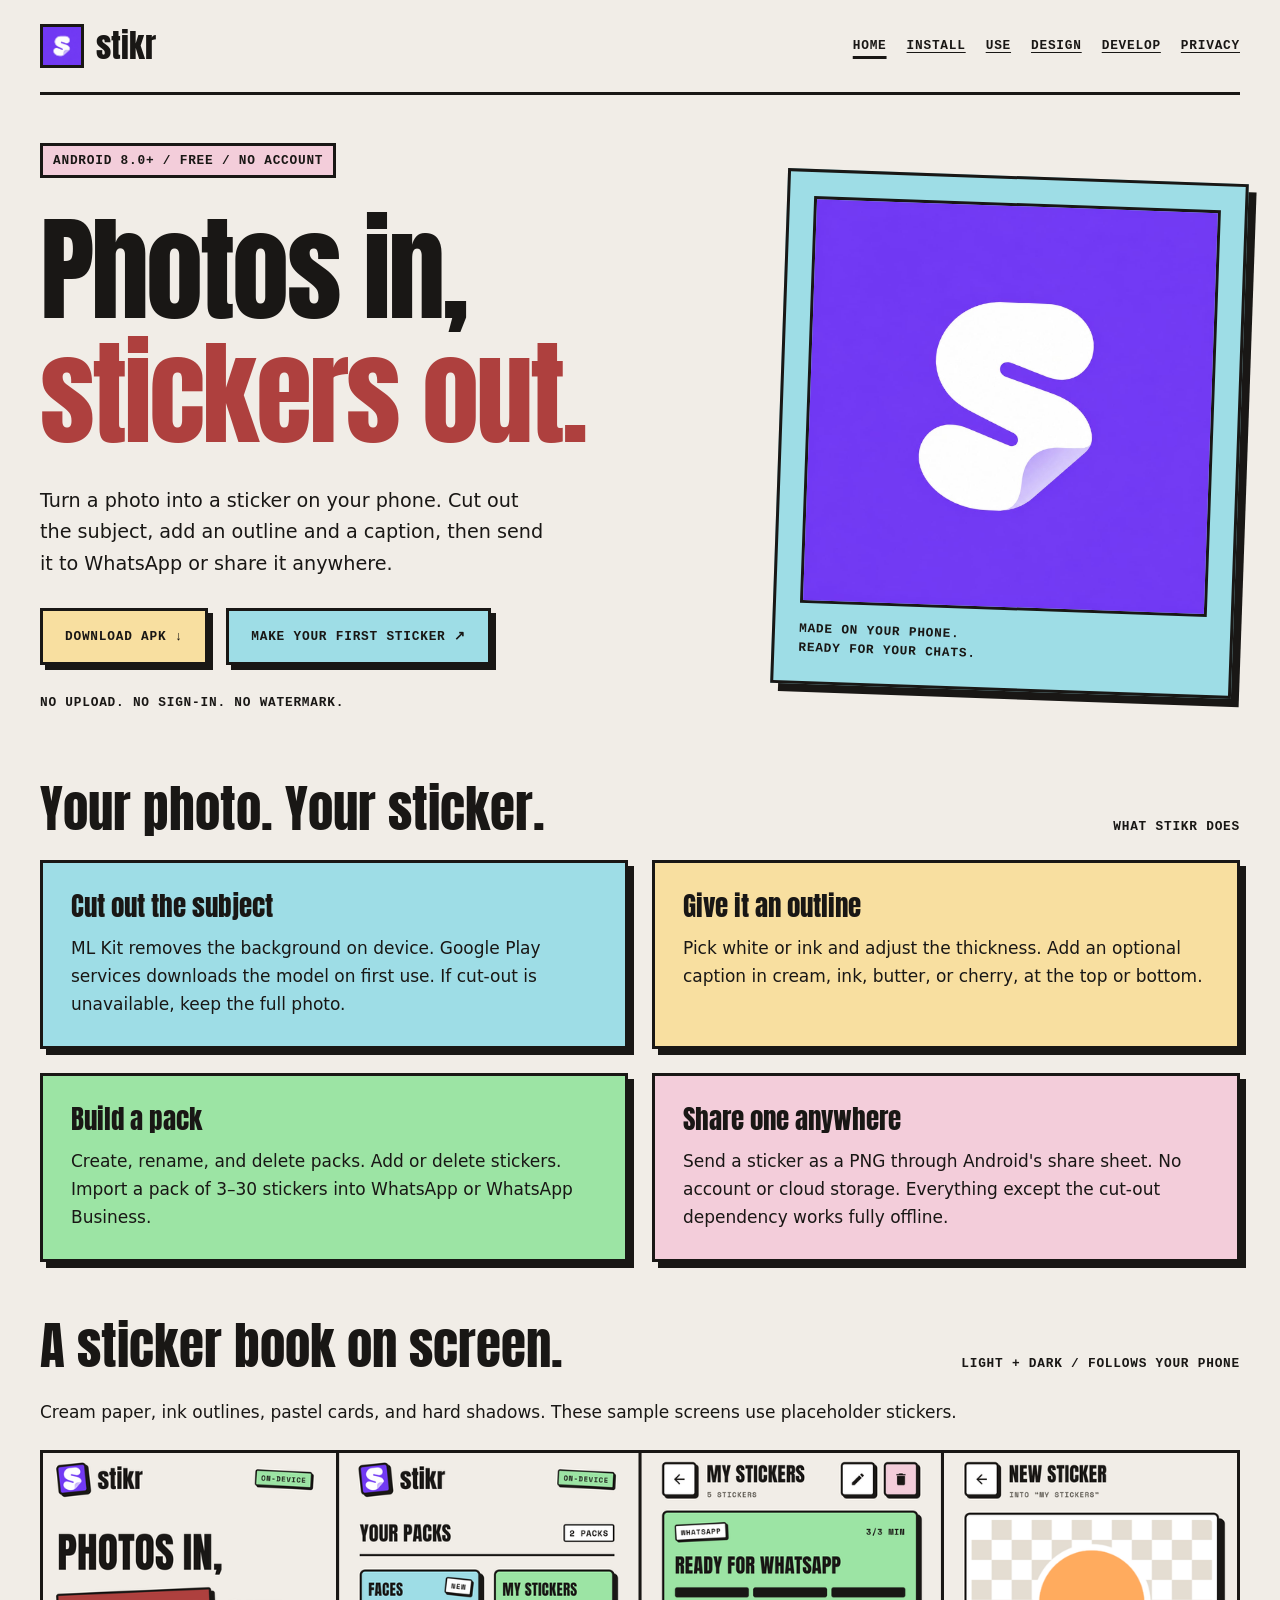
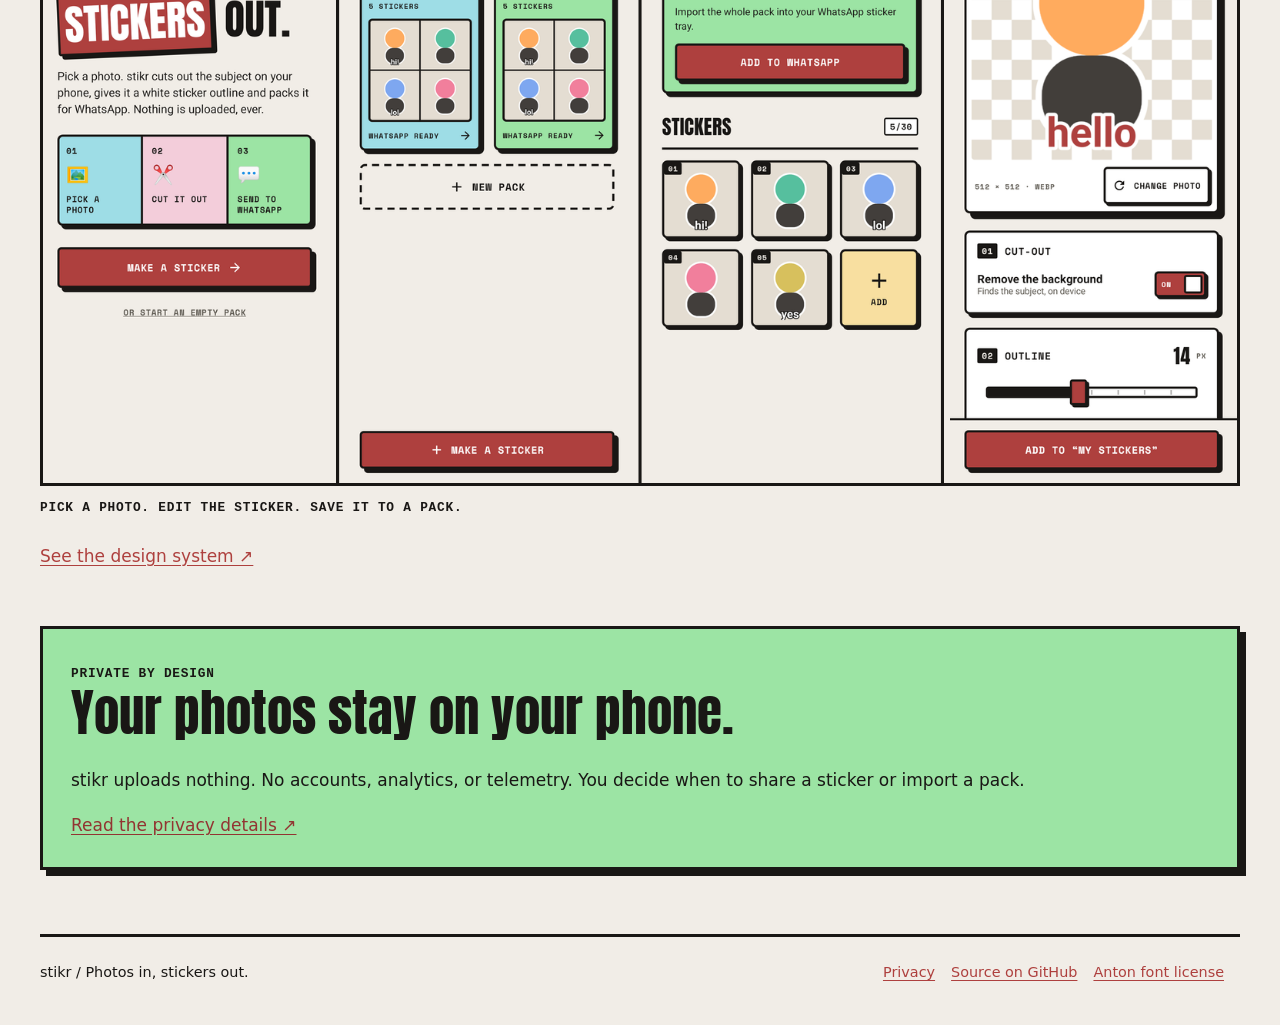
<file: docs/site/index.html>
<!doctype html>
<html lang="en">
<head>
<meta charset="utf-8">
<meta name="viewport" content="width=device-width, initial-scale=1">
<meta name="description" content="Make stickers from your photos on Android. On-device cut-out, captions, packs, and WhatsApp export. No account, upload, or watermark.">
<meta name="color-scheme" content="light dark">
<title>Photos in, stickers out. | stikr</title>
<link rel="icon" href="assets/logo.png" type="image/png">
<link rel="stylesheet" href="style.css">
</head>
<body>
<a class="skip" href="#main">Skip to content</a>
<header><a class="brand" href="index.html"><img src="assets/logo.png" alt="" width="44" height="44">stikr</a><nav aria-label="Main navigation"><a href="index.html" aria-current="page">Home</a><a href="install.html">Install</a><a href="use.html">Use</a><a href="design.html">Design</a><a href="develop.html">Develop</a><a href="privacy.html">Privacy</a></nav></header>
<main id="main" tabindex="-1">
<section class="hero" aria-labelledby="hero-title">
<div><span class="tag">Android 8.0+ / Free / No account</span><h1 id="hero-title">Photos in,<br><span>stickers out.</span></h1><p class="intro">Turn a photo into a sticker on your phone. Cut out the subject, add an outline and a caption, then send it to WhatsApp or share it anywhere.</p><div class="actions"><a class="button" href="https://github.com/mrduhlol/stikr/releases/latest/download/stikr.apk">Download APK ↓</a><a class="button secondary" href="use.html">Make your first sticker ↗</a></div><p class="label">No upload. No sign-in. No watermark.</p></div>
<div class="hero-art"><img src="assets/logo.png" alt="stikr's white sticker S with a peeled corner on purple" width="1254" height="1254"><span class="label">Made on your phone.<br>Ready for your chats.</span></div>
</section>
<section aria-labelledby="features"><div class="section-top"><h2 id="features">Your photo. Your sticker.</h2><span class="label">What stikr does</span></div><div class="grid">
<article class="card cyan"><h3>Cut out the subject</h3><p>ML Kit removes the background on device. Google Play services downloads the model on first use. If cut-out is unavailable, keep the full photo.</p></article>
<article class="card butter"><h3>Give it an outline</h3><p>Pick white or ink and adjust the thickness. Add an optional caption in cream, ink, butter, or cherry, at the top or bottom.</p></article>
<article class="card green"><h3>Build a pack</h3><p>Create, rename, and delete packs. Add or delete stickers. Import a pack of 3–30 stickers into WhatsApp or WhatsApp Business.</p></article>
<article class="card pink"><h3>Share one anywhere</h3><p>Send a sticker as a PNG through Android's share sheet. No account or cloud storage. Everything except the cut-out dependency works fully offline.</p></article>
</div></section>
<section aria-labelledby="screens"><div class="section-top"><h2 id="screens">A sticker book on screen.</h2><span class="label">Light + dark / Follows your phone</span></div><p>Cream paper, ink outlines, pastel cards, and hard shadows. These sample screens use placeholder stickers.</p><figure><picture><source media="(prefers-color-scheme: dark)" srcset="assets/screens-dark.png"><img src="assets/screens-light.png" alt="Sample stikr screens showing the home page, packs, a WhatsApp pack, and the sticker editor" width="1552" height="820" loading="lazy"></picture><figcaption>Pick a photo. Edit the sticker. Save it to a pack.</figcaption></figure><a href="design.html">See the design system ↗</a></section>
<section class="card green" aria-labelledby="local"><span class="label">Private by design</span><h2 id="local">Your photos stay on your phone.</h2><p>stikr uploads nothing. No accounts, analytics, or telemetry. You decide when to share a sticker or import a pack.</p><a href="privacy.html">Read the privacy details ↗</a></section>
</main>
<footer><p>stikr / Photos in, stickers out.</p><div><a href="privacy.html">Privacy</a><a href="https://github.com/mrduhlol/stikr">Source on GitHub</a><a href="licenses/anton-OFL.txt">Anton font license</a></div></footer>
</body>
</html>
</file>
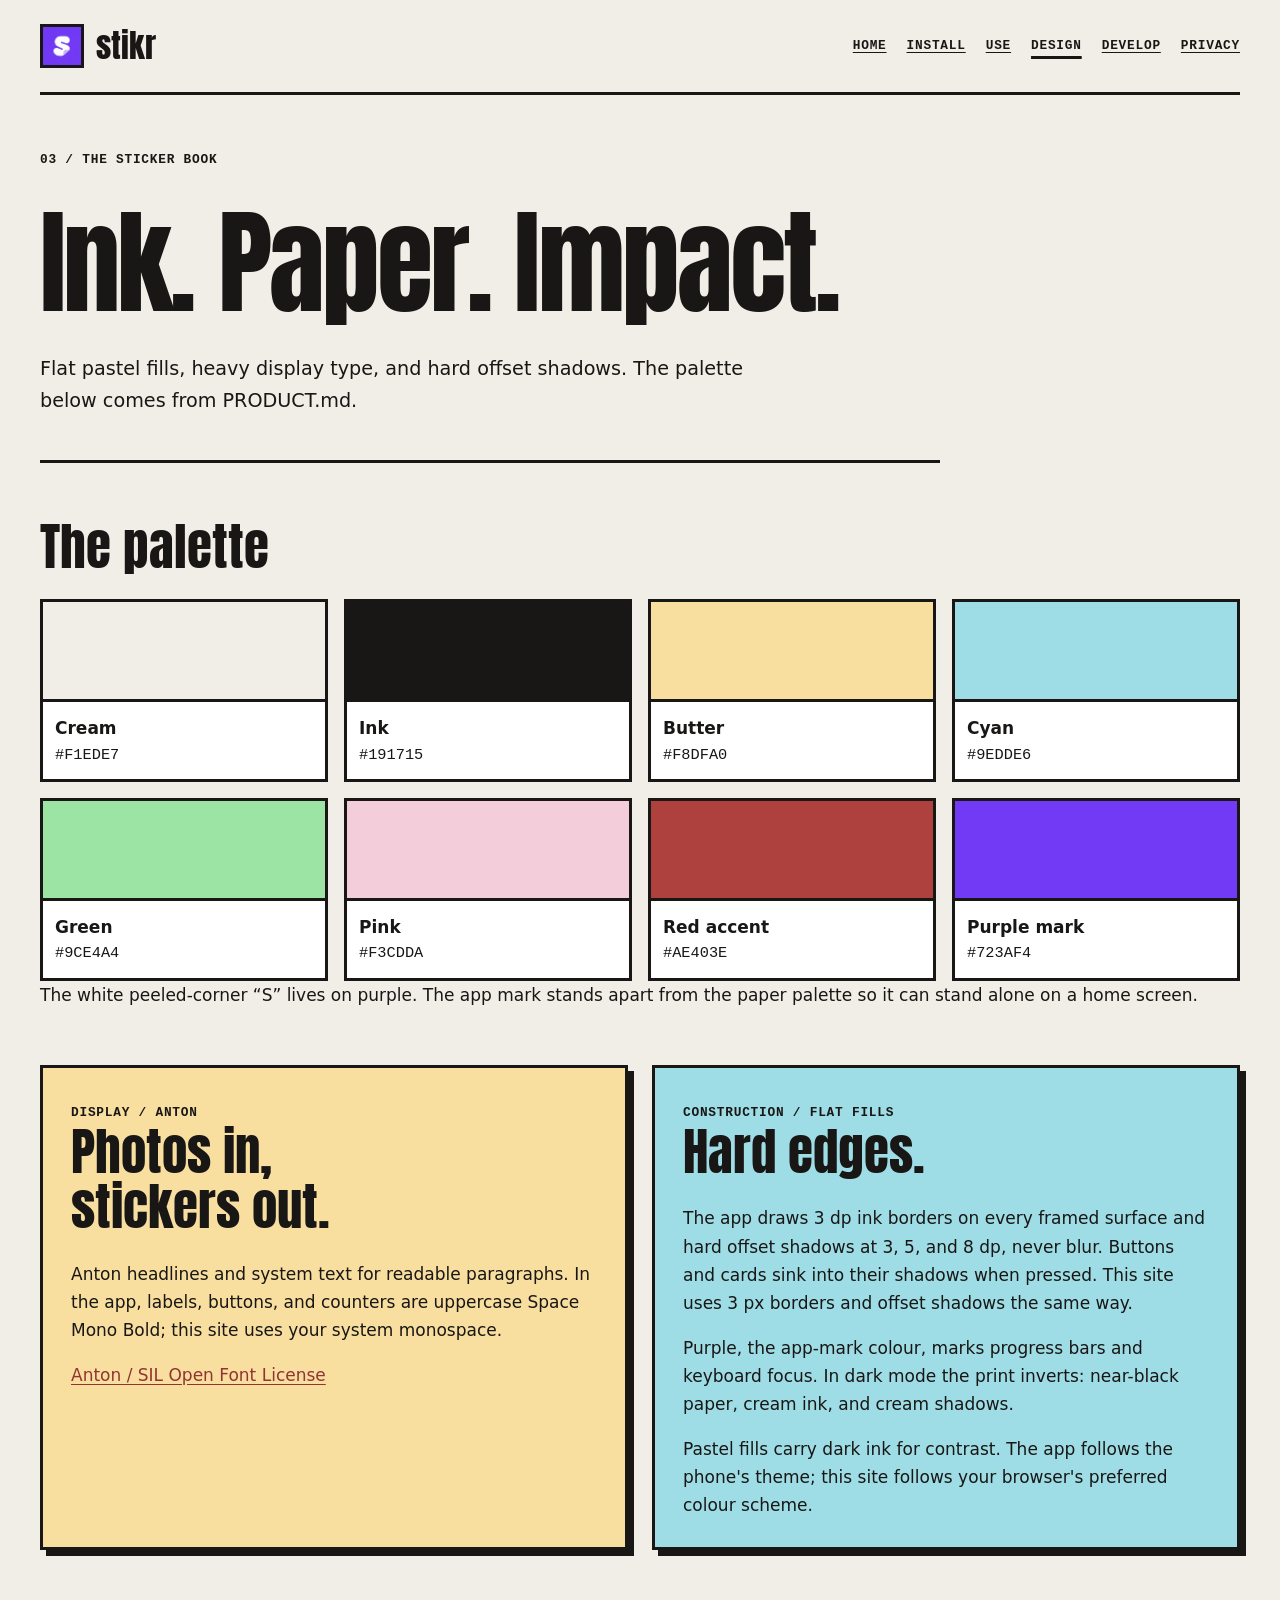
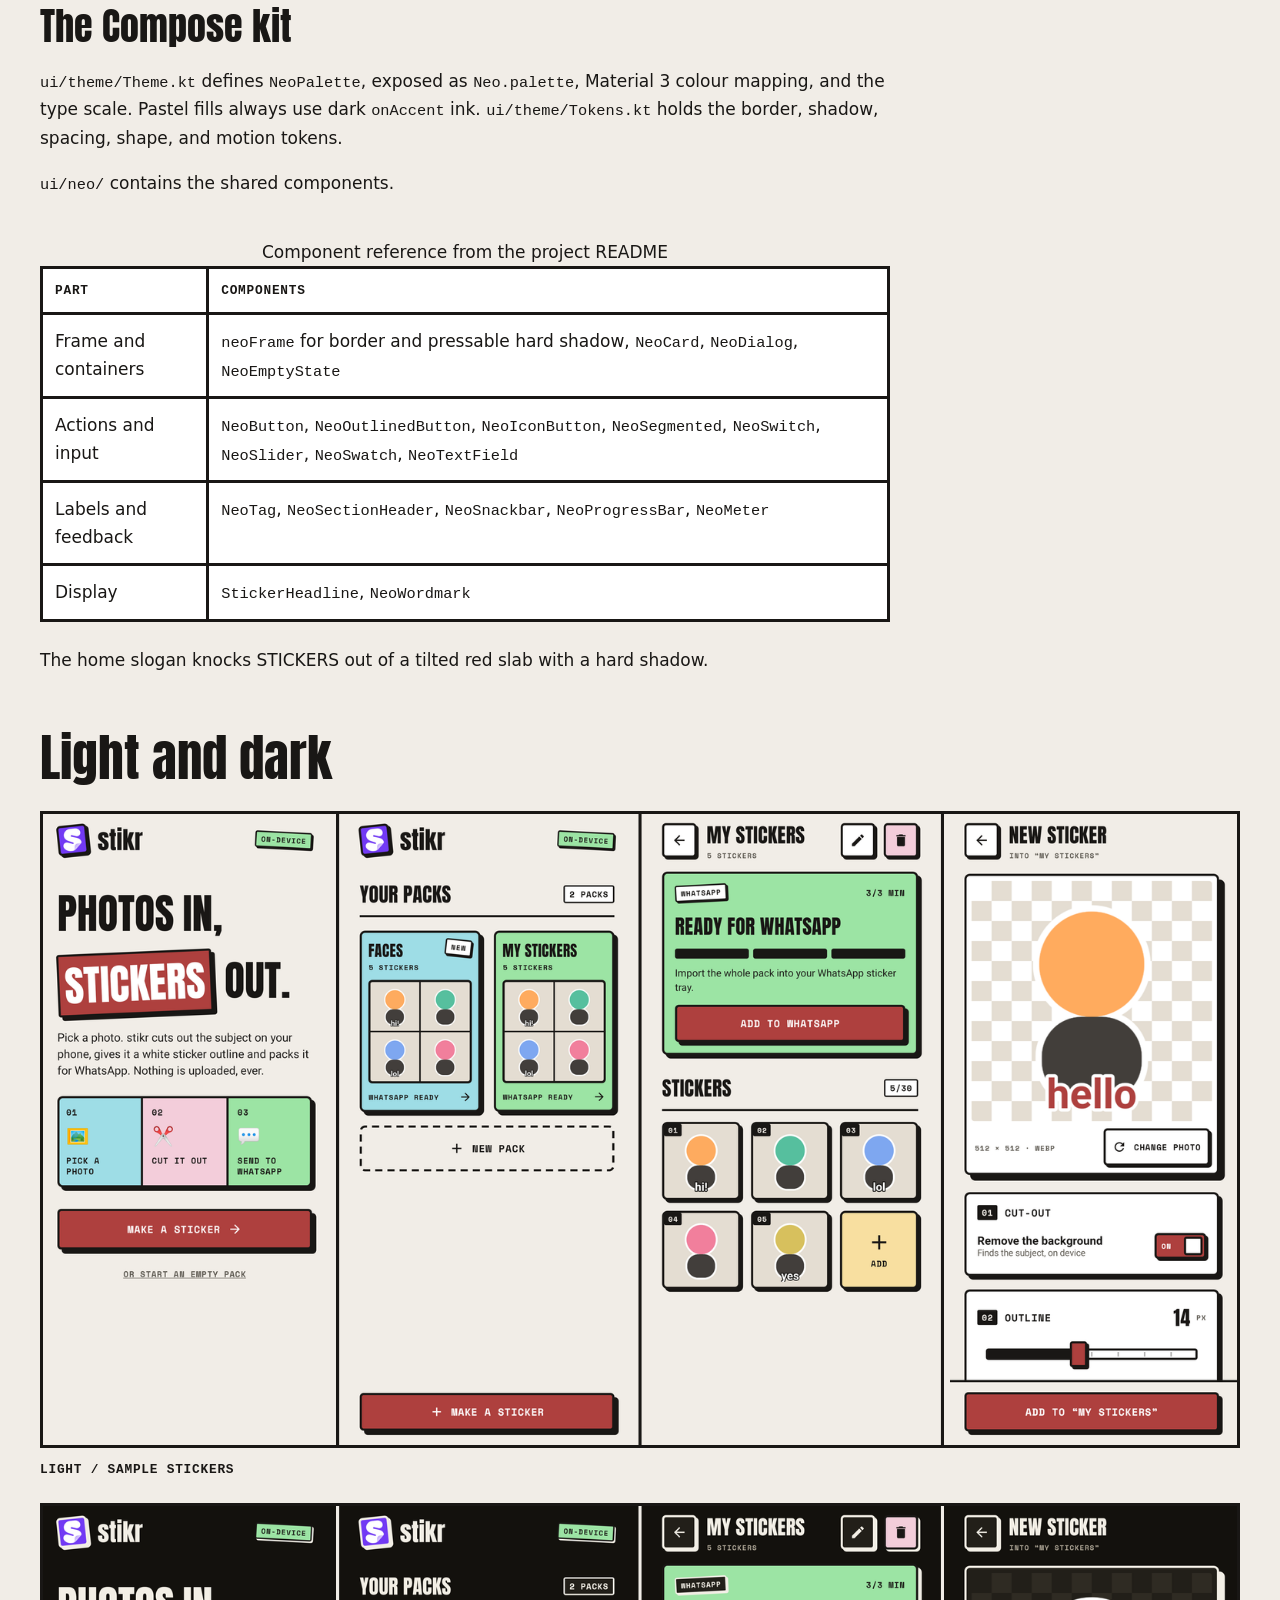
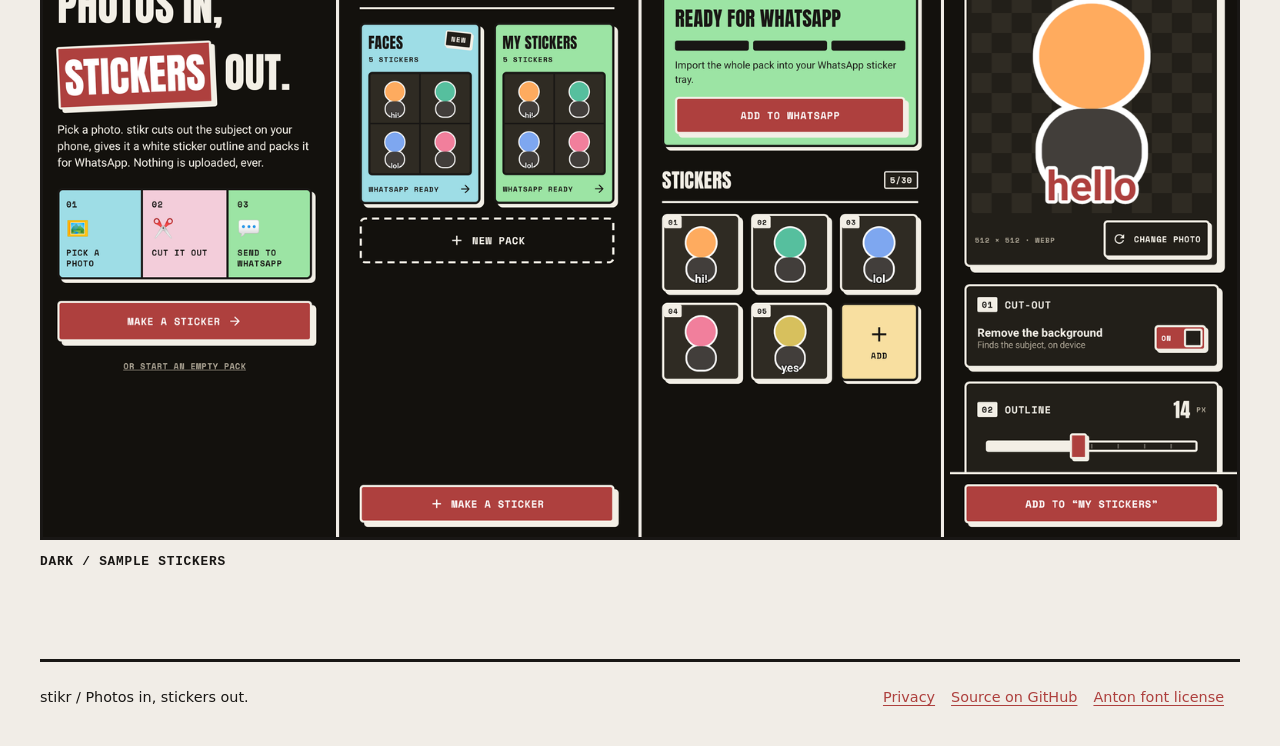
<file: docs/site/design.html>
<!doctype html>
<html lang="en">
<head>
<meta charset="utf-8">
<meta name="viewport" content="width=device-width, initial-scale=1">
<meta name="description" content="The stikr sticker-book palette, Anton typography, hard borders and shadows, and Compose component reference.">
<meta name="color-scheme" content="light dark">
<title>Design system | stikr</title>
<link rel="icon" href="assets/logo.png" type="image/png">
<link rel="stylesheet" href="style.css">
</head>
<body>
<a class="skip" href="#main">Skip to content</a>
<header><a class="brand" href="index.html"><img src="assets/logo.png" alt="" width="44" height="44">stikr</a><nav aria-label="Main navigation"><a href="index.html">Home</a><a href="install.html">Install</a><a href="use.html">Use</a><a href="design.html" aria-current="page">Design</a><a href="develop.html">Develop</a><a href="privacy.html">Privacy</a></nav></header>
<main id="main" tabindex="-1">
<div class="page-head"><span class="label">03 / The sticker book</span><h1>Ink. Paper. Impact.</h1><p>Flat pastel fills, heavy display type, and hard offset shadows. The palette below comes from PRODUCT.md.</p></div>
<section aria-labelledby="palette"><h2 id="palette">The palette</h2><div class="swatches"><div class="swatch"><i class="cream" aria-hidden="true"></i><div><strong>Cream</strong><code>#F1EDE7</code></div></div><div class="swatch"><i class="ink" aria-hidden="true"></i><div><strong>Ink</strong><code>#191715</code></div></div><div class="swatch"><i class="butter" aria-hidden="true"></i><div><strong>Butter</strong><code>#F8DFA0</code></div></div><div class="swatch"><i class="cyan" aria-hidden="true"></i><div><strong>Cyan</strong><code>#9EDDE6</code></div></div><div class="swatch"><i class="green" aria-hidden="true"></i><div><strong>Green</strong><code>#9CE4A4</code></div></div><div class="swatch"><i class="pink" aria-hidden="true"></i><div><strong>Pink</strong><code>#F3CDDA</code></div></div><div class="swatch"><i class="red" aria-hidden="true"></i><div><strong>Red accent</strong><code>#AE403E</code></div></div><div class="swatch"><i class="purple" aria-hidden="true"></i><div><strong>Purple mark</strong><code>#723AF4</code></div></div></div><p>The white peeled-corner “S” lives on purple. The app mark stands apart from the paper palette so it can stand alone on a home screen.</p></section>
<section class="grid" aria-label="Type and construction"><article class="card butter"><span class="label">Display / Anton</span><h2>Photos in,<br>stickers out.</h2><p>Anton headlines and system text for readable paragraphs. In the app, labels, buttons, and counters are uppercase Space Mono Bold; this site uses your system monospace.</p><a href="licenses/anton-OFL.txt">Anton / SIL Open Font License</a></article><article class="card cyan"><span class="label">Construction / Flat fills</span><h2>Hard edges.</h2><p>The app draws 3 dp ink borders on every framed surface and hard offset shadows at 3, 5, and 8 dp, never blur. Buttons and cards sink into their shadows when pressed. This site uses 3 px borders and offset shadows the same way.</p><p>Purple, the app-mark colour, marks progress bars and keyboard focus. In dark mode the print inverts: near-black paper, cream ink, and cream shadows.</p><p>Pastel fills carry dark ink for contrast. The app follows the phone's theme; this site follows your browser's preferred colour scheme.</p></article></section>
<section class="prose" aria-labelledby="components"><h2 id="components">The Compose kit</h2><p><code>ui/theme/Theme.kt</code> defines <code>NeoPalette</code>, exposed as <code>Neo.palette</code>, Material 3 colour mapping, and the type scale. Pastel fills always use dark <code>onAccent</code> ink. <code>ui/theme/Tokens.kt</code> holds the border, shadow, spacing, shape, and motion tokens.</p><p><code>ui/neo/</code> contains the shared components.</p><div class="table-wrap"><table><caption>Component reference from the project README</caption><thead><tr><th scope="col">Part</th><th scope="col">Components</th></tr></thead><tbody><tr><td>Frame and containers</td><td><code>neoFrame</code> for border and pressable hard shadow, <code>NeoCard</code>, <code>NeoDialog</code>, <code>NeoEmptyState</code></td></tr><tr><td>Actions and input</td><td><code>NeoButton</code>, <code>NeoOutlinedButton</code>, <code>NeoIconButton</code>, <code>NeoSegmented</code>, <code>NeoSwitch</code>, <code>NeoSlider</code>, <code>NeoSwatch</code>, <code>NeoTextField</code></td></tr><tr><td>Labels and feedback</td><td><code>NeoTag</code>, <code>NeoSectionHeader</code>, <code>NeoSnackbar</code>, <code>NeoProgressBar</code>, <code>NeoMeter</code></td></tr><tr><td>Display</td><td><code>StickerHeadline</code>, <code>NeoWordmark</code></td></tr></tbody></table></div><p>The home slogan knocks STICKERS out of a tilted red slab with a hard shadow.</p></section>
<section aria-labelledby="themes"><h2 id="themes">Light and dark</h2><figure><img src="assets/screens-light.png" alt="Sample light-theme screens: home, packs, a WhatsApp-ready pack, and the sticker editor on cream paper with ink borders" width="1552" height="820" loading="lazy"><figcaption>Light / Sample stickers</figcaption></figure><figure><img src="assets/screens-dark.png" alt="Sample dark-theme screens: near-black paper with cream borders and shadows around pastel cards" width="1552" height="820" loading="lazy"><figcaption>Dark / Sample stickers</figcaption></figure></section>
</main>
<footer><p>stikr / Photos in, stickers out.</p><div><a href="privacy.html">Privacy</a><a href="https://github.com/mrduhlol/stikr">Source on GitHub</a><a href="licenses/anton-OFL.txt">Anton font license</a></div></footer>
</body>
</html>
</file>
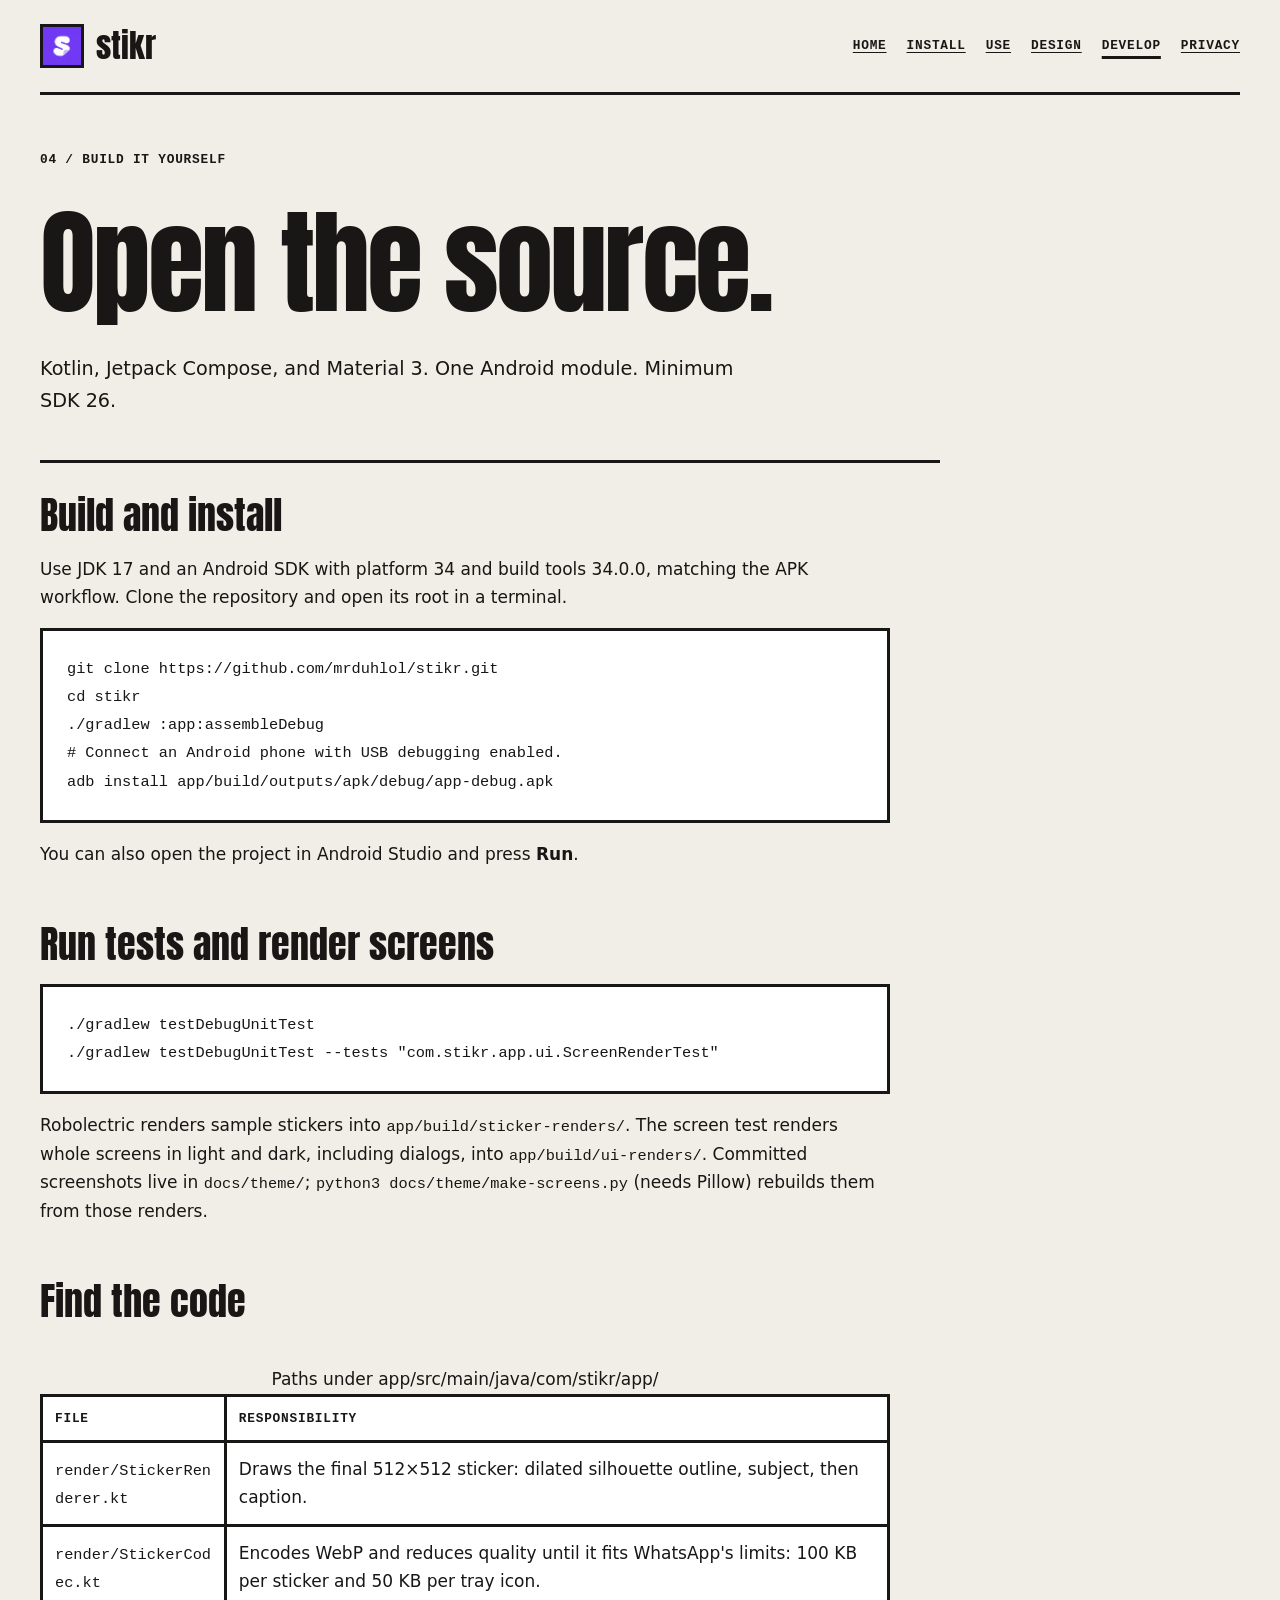
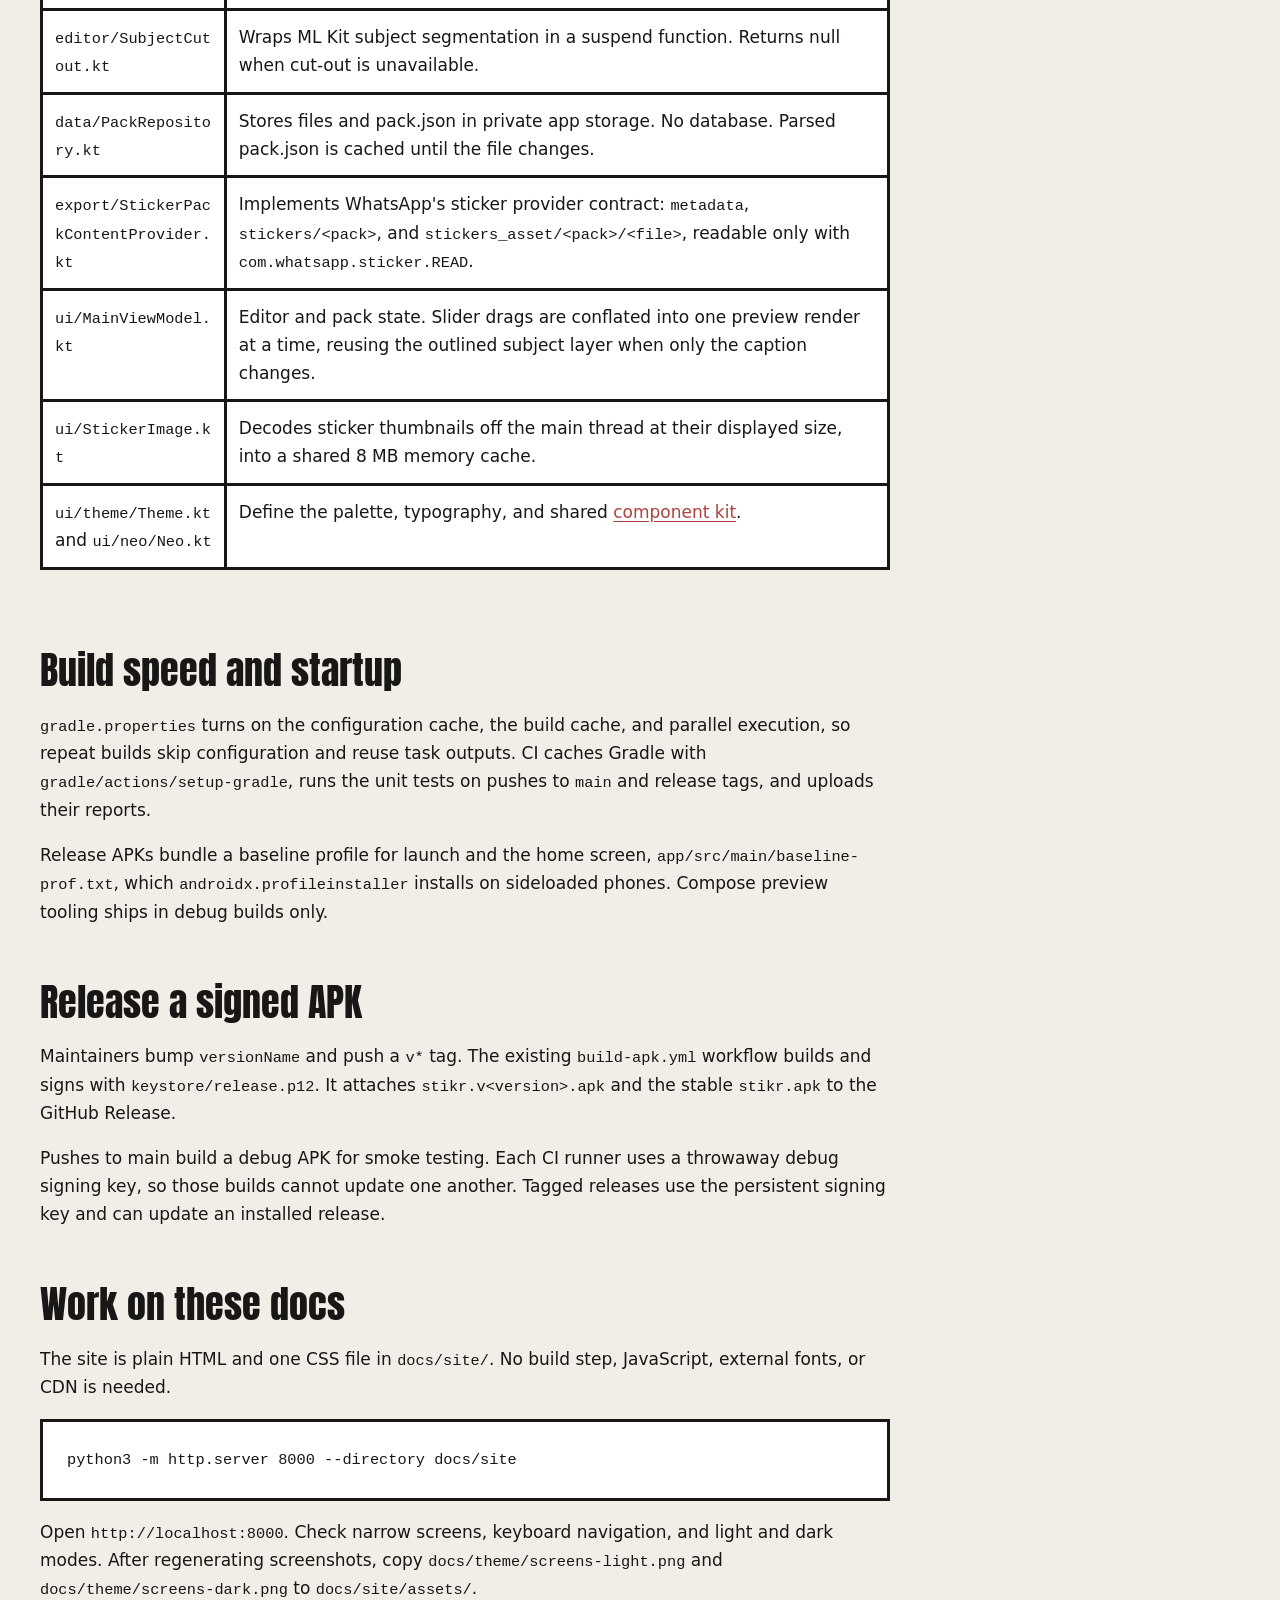
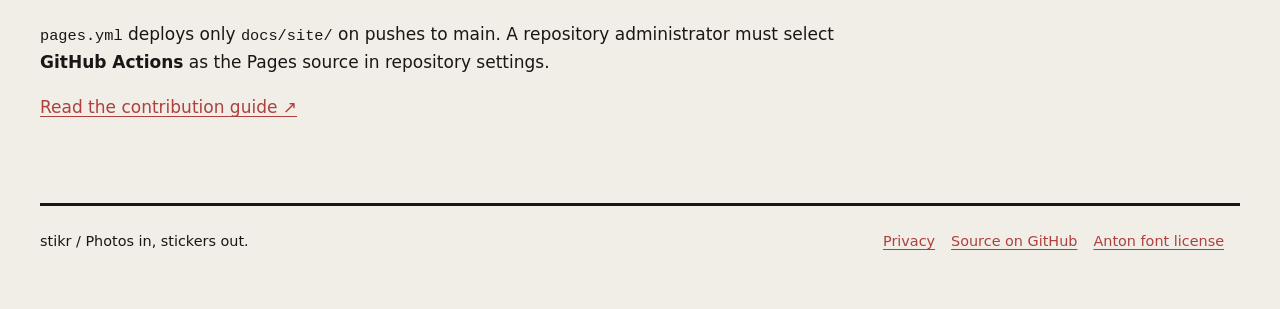
<file: docs/site/develop.html>
<!doctype html>
<html lang="en">
<head>
<meta charset="utf-8">
<meta name="viewport" content="width=device-width, initial-scale=1">
<meta name="description" content="Build the Kotlin and Jetpack Compose Android app, run tests and screen renders, and understand the tagged release flow.">
<meta name="color-scheme" content="light dark">
<title>Develop stikr | stikr</title>
<link rel="icon" href="assets/logo.png" type="image/png">
<link rel="stylesheet" href="style.css">
</head>
<body>
<a class="skip" href="#main">Skip to content</a>
<header><a class="brand" href="index.html"><img src="assets/logo.png" alt="" width="44" height="44">stikr</a><nav aria-label="Main navigation"><a href="index.html">Home</a><a href="install.html">Install</a><a href="use.html">Use</a><a href="design.html">Design</a><a href="develop.html" aria-current="page">Develop</a><a href="privacy.html">Privacy</a></nav></header>
<main id="main" tabindex="-1">
<div class="page-head"><span class="label">04 / Build it yourself</span><h1>Open the source.</h1><p>Kotlin, Jetpack Compose, and Material 3. One Android module. Minimum SDK 26.</p></div>
<div class="prose"><section><h2>Build and install</h2><p>Use JDK 17 and an Android SDK with platform 34 and build tools 34.0.0, matching the APK workflow. Clone the repository and open its root in a terminal.</p><pre><code>git clone https://github.com/mrduhlol/stikr.git
cd stikr
./gradlew :app:assembleDebug
# Connect an Android phone with USB debugging enabled.
adb install app/build/outputs/apk/debug/app-debug.apk</code></pre><p>You can also open the project in Android Studio and press <strong>Run</strong>.</p></section>
<section><h2>Run tests and render screens</h2><pre><code>./gradlew testDebugUnitTest
./gradlew testDebugUnitTest --tests "com.stikr.app.ui.ScreenRenderTest"</code></pre><p>Robolectric renders sample stickers into <code>app/build/sticker-renders/</code>. The screen test renders whole screens in light and dark, including dialogs, into <code>app/build/ui-renders/</code>. Committed screenshots live in <code>docs/theme/</code>; <code>python3 docs/theme/make-screens.py</code> (needs Pillow) rebuilds them from those renders.</p></section>
<section><h2>Find the code</h2><div class="table-wrap"><table><caption>Paths under app/src/main/java/com/stikr/app/</caption><thead><tr><th scope="col">File</th><th scope="col">Responsibility</th></tr></thead><tbody>
<tr><td><code>render/StickerRenderer.kt</code></td><td>Draws the final 512×512 sticker: dilated silhouette outline, subject, then caption.</td></tr><tr><td><code>render/StickerCodec.kt</code></td><td>Encodes WebP and reduces quality until it fits WhatsApp's limits: 100 KB per sticker and 50 KB per tray icon.</td></tr><tr><td><code>editor/SubjectCutout.kt</code></td><td>Wraps ML Kit subject segmentation in a suspend function. Returns null when cut-out is unavailable.</td></tr><tr><td><code>data/PackRepository.kt</code></td><td>Stores files and pack.json in private app storage. No database. Parsed pack.json is cached until the file changes.</td></tr><tr><td><code>export/StickerPackContentProvider.kt</code></td><td>Implements WhatsApp's sticker provider contract: <code>metadata</code>, <code>stickers/&lt;pack&gt;</code>, and <code>stickers_asset/&lt;pack&gt;/&lt;file&gt;</code>, readable only with <code>com.whatsapp.sticker.READ</code>.</td></tr><tr><td><code>ui/MainViewModel.kt</code></td><td>Editor and pack state. Slider drags are conflated into one preview render at a time, reusing the outlined subject layer when only the caption changes.</td></tr><tr><td><code>ui/StickerImage.kt</code></td><td>Decodes sticker thumbnails off the main thread at their displayed size, into a shared 8 MB memory cache.</td></tr><tr><td><code>ui/theme/Theme.kt</code> and <code>ui/neo/Neo.kt</code></td><td>Define the palette, typography, and shared <a href="design.html">component kit</a>.</td></tr></tbody></table></div></section>
<section><h2>Build speed and startup</h2><p><code>gradle.properties</code> turns on the configuration cache, the build cache, and parallel execution, so repeat builds skip configuration and reuse task outputs. CI caches Gradle with <code>gradle/actions/setup-gradle</code>, runs the unit tests on pushes to <code>main</code> and release tags, and uploads their reports.</p><p>Release APKs bundle a baseline profile for launch and the home screen, <code>app/src/main/baseline-prof.txt</code>, which <code>androidx.profileinstaller</code> installs on sideloaded phones. Compose preview tooling ships in debug builds only.</p></section>
<section><h2>Release a signed APK</h2><p>Maintainers bump <code>versionName</code> and push a <code>v*</code> tag. The existing <code>build-apk.yml</code> workflow builds and signs with <code>keystore/release.p12</code>. It attaches <code>stikr.v&lt;version&gt;.apk</code> and the stable <code>stikr.apk</code> to the GitHub Release.</p><p>Pushes to main build a debug APK for smoke testing. Each CI runner uses a throwaway debug signing key, so those builds cannot update one another. Tagged releases use the persistent signing key and can update an installed release.</p></section>
<section><h2>Work on these docs</h2><p>The site is plain HTML and one CSS file in <code>docs/site/</code>. No build step, JavaScript, external fonts, or CDN is needed.</p><pre><code>python3 -m http.server 8000 --directory docs/site</code></pre><p>Open <code>http://localhost:8000</code>. Check narrow screens, keyboard navigation, and light and dark modes. After regenerating screenshots, copy <code>docs/theme/screens-light.png</code> and <code>docs/theme/screens-dark.png</code> to <code>docs/site/assets/</code>.</p><p><code>pages.yml</code> deploys only <code>docs/site/</code> on pushes to main. A repository administrator must select <strong>GitHub Actions</strong> as the Pages source in repository settings.</p><p><a href="https://github.com/mrduhlol/stikr/blob/main/CONTRIBUTING.md">Read the contribution guide ↗</a></p></section></div>
</main>
<footer><p>stikr / Photos in, stickers out.</p><div><a href="privacy.html">Privacy</a><a href="https://github.com/mrduhlol/stikr">Source on GitHub</a><a href="licenses/anton-OFL.txt">Anton font license</a></div></footer>
</body>
</html>
</file>
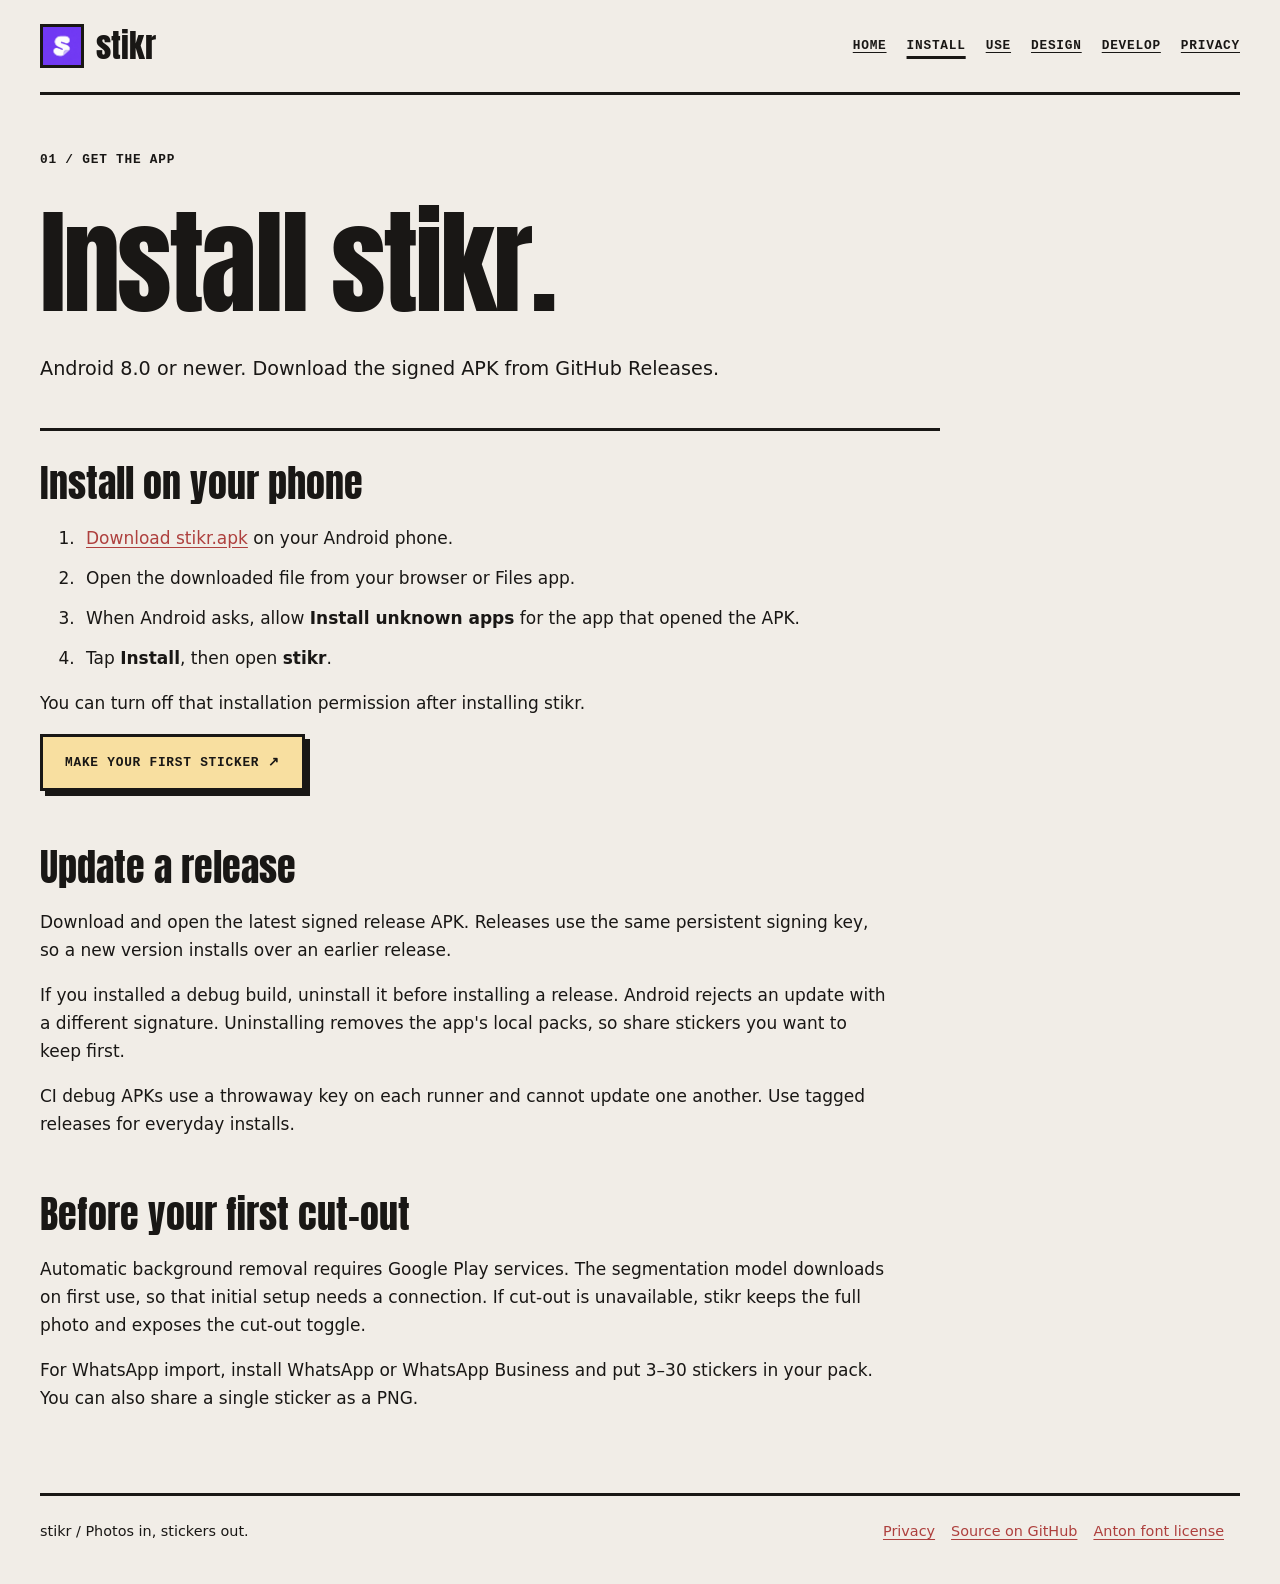
<file: docs/site/install.html>
<!doctype html>
<html lang="en">
<head>
<meta charset="utf-8">
<meta name="viewport" content="width=device-width, initial-scale=1">
<meta name="description" content="Download and install the signed stikr APK on Android 8.0 or newer, and update an existing installation.">
<meta name="color-scheme" content="light dark">
<title>Install stikr | stikr</title>
<link rel="icon" href="assets/logo.png" type="image/png">
<link rel="stylesheet" href="style.css">
</head>
<body>
<a class="skip" href="#main">Skip to content</a>
<header><a class="brand" href="index.html"><img src="assets/logo.png" alt="" width="44" height="44">stikr</a><nav aria-label="Main navigation"><a href="index.html">Home</a><a href="install.html" aria-current="page">Install</a><a href="use.html">Use</a><a href="design.html">Design</a><a href="develop.html">Develop</a><a href="privacy.html">Privacy</a></nav></header>
<main id="main" tabindex="-1">
<div class="page-head"><span class="label">01 / Get the app</span><h1>Install stikr.</h1><p>Android 8.0 or newer. Download the signed APK from GitHub Releases.</p></div>
<div class="prose"><section><h2>Install on your phone</h2><ol><li><a href="https://github.com/mrduhlol/stikr/releases/latest/download/stikr.apk">Download stikr.apk</a> on your Android phone.</li><li>Open the downloaded file from your browser or Files app.</li><li>When Android asks, allow <strong>Install unknown apps</strong> for the app that opened the APK.</li><li>Tap <strong>Install</strong>, then open <strong>stikr</strong>.</li></ol><p>You can turn off that installation permission after installing stikr.</p><a class="button" href="use.html">Make your first sticker ↗</a></section>
<section><h2>Update a release</h2><p>Download and open the latest signed release APK. Releases use the same persistent signing key, so a new version installs over an earlier release.</p><p>If you installed a debug build, uninstall it before installing a release. Android rejects an update with a different signature. Uninstalling removes the app's local packs, so share stickers you want to keep first.</p><p>CI debug APKs use a throwaway key on each runner and cannot update one another. Use tagged releases for everyday installs.</p></section>
<section><h2>Before your first cut-out</h2><p>Automatic background removal requires Google Play services. The segmentation model downloads on first use, so that initial setup needs a connection. If cut-out is unavailable, stikr keeps the full photo and exposes the cut-out toggle.</p><p>For WhatsApp import, install WhatsApp or WhatsApp Business and put 3–30 stickers in your pack. You can also share a single sticker as a PNG.</p></section></div>
</main>
<footer><p>stikr / Photos in, stickers out.</p><div><a href="privacy.html">Privacy</a><a href="https://github.com/mrduhlol/stikr">Source on GitHub</a><a href="licenses/anton-OFL.txt">Anton font license</a></div></footer>
</body>
</html>
</file>
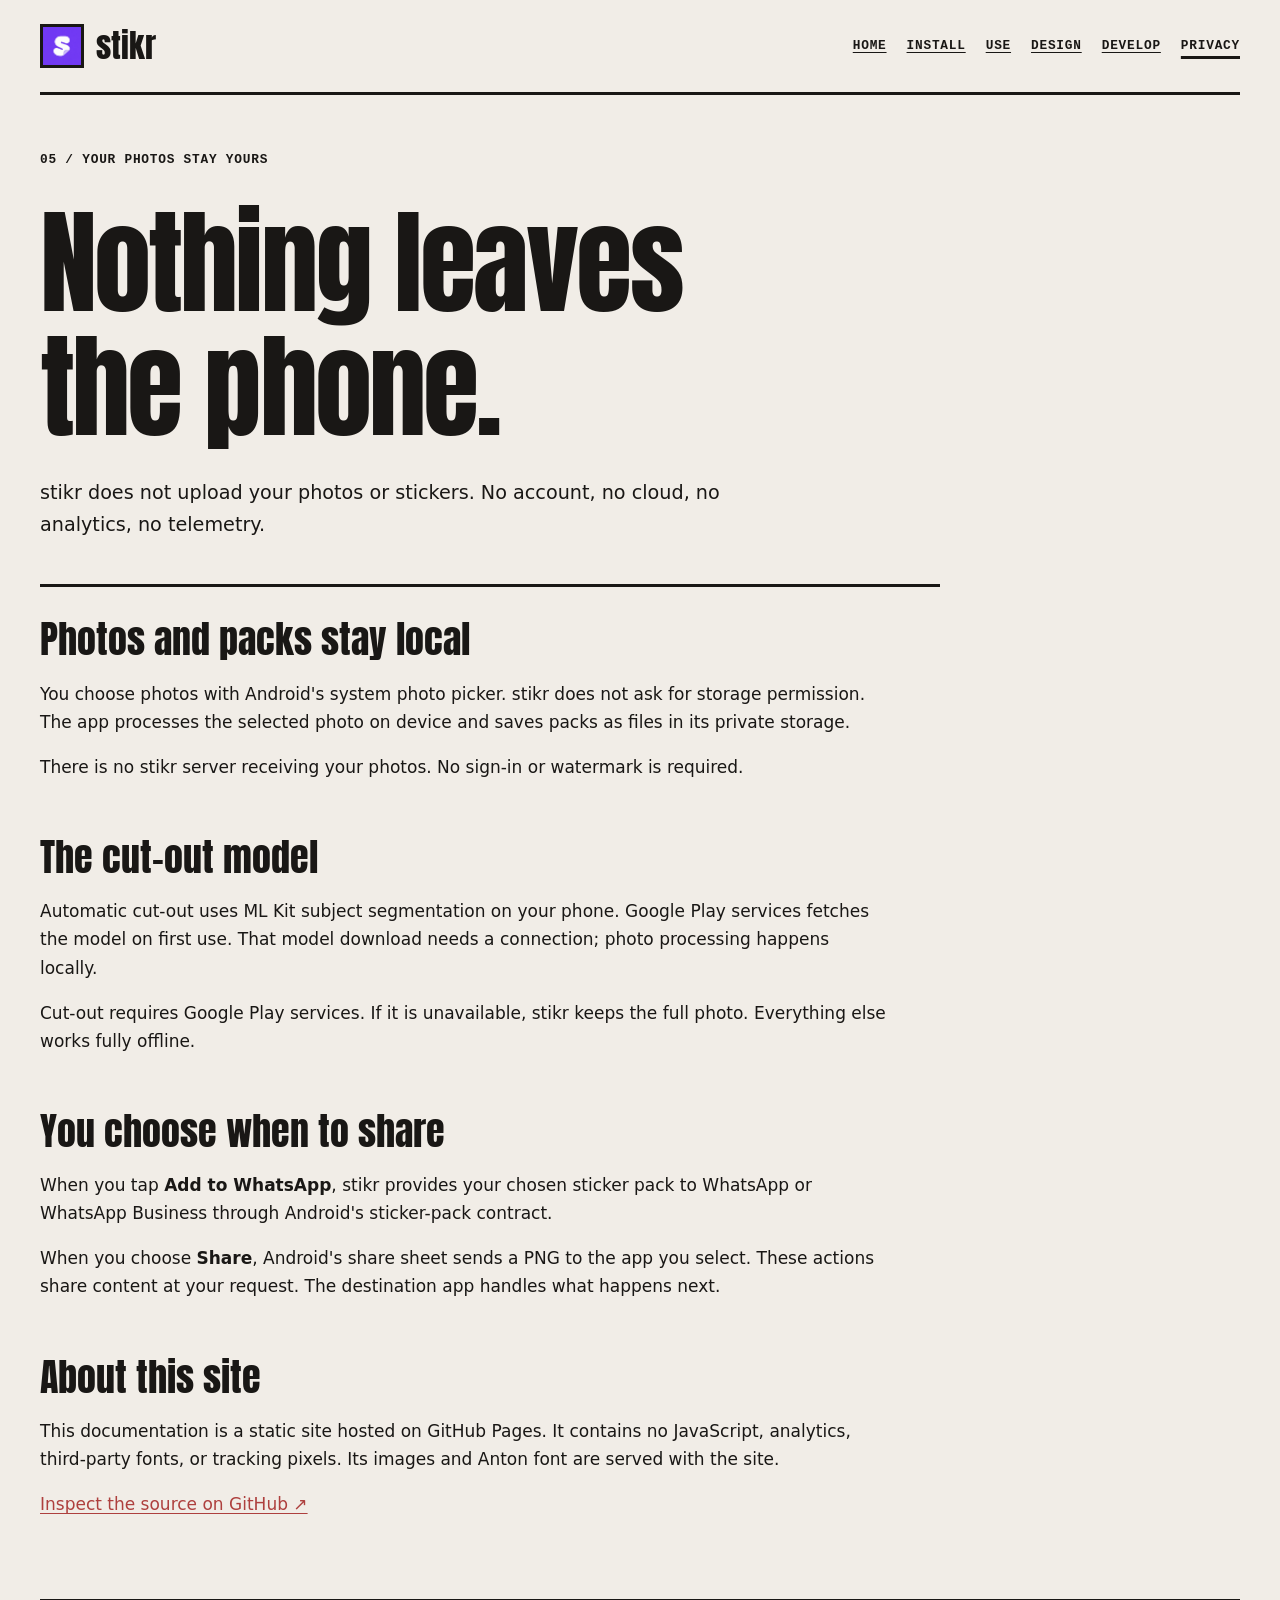
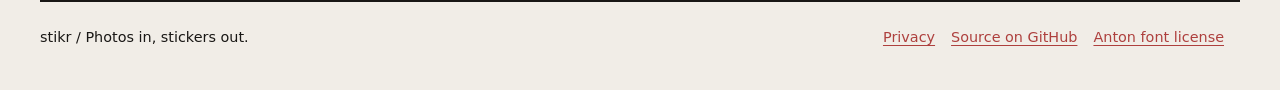
<file: docs/site/privacy.html>
<!doctype html>
<html lang="en">
<head>
<meta charset="utf-8">
<meta name="viewport" content="width=device-width, initial-scale=1">
<meta name="description" content="stikr processes photos on your phone and uploads nothing. No accounts, cloud storage, analytics, or telemetry.">
<meta name="color-scheme" content="light dark">
<title>Privacy | stikr</title>
<link rel="icon" href="assets/logo.png" type="image/png">
<link rel="stylesheet" href="style.css">
</head>
<body>
<a class="skip" href="#main">Skip to content</a>
<header><a class="brand" href="index.html"><img src="assets/logo.png" alt="" width="44" height="44">stikr</a><nav aria-label="Main navigation"><a href="index.html">Home</a><a href="install.html">Install</a><a href="use.html">Use</a><a href="design.html">Design</a><a href="develop.html">Develop</a><a href="privacy.html" aria-current="page">Privacy</a></nav></header>
<main id="main" tabindex="-1">
<div class="page-head"><span class="label">05 / Your photos stay yours</span><h1>Nothing leaves<br>the phone.</h1><p>stikr does not upload your photos or stickers. No account, no cloud, no analytics, no telemetry.</p></div>
<div class="prose"><section><h2>Photos and packs stay local</h2><p>You choose photos with Android's system photo picker. stikr does not ask for storage permission. The app processes the selected photo on device and saves packs as files in its private storage.</p><p>There is no stikr server receiving your photos. No sign-in or watermark is required.</p></section>
<section><h2>The cut-out model</h2><p>Automatic cut-out uses ML Kit subject segmentation on your phone. Google Play services fetches the model on first use. That model download needs a connection; photo processing happens locally.</p><p>Cut-out requires Google Play services. If it is unavailable, stikr keeps the full photo. Everything else works fully offline.</p></section>
<section><h2>You choose when to share</h2><p>When you tap <strong>Add to WhatsApp</strong>, stikr provides your chosen sticker pack to WhatsApp or WhatsApp Business through Android's sticker-pack contract.</p><p>When you choose <strong>Share</strong>, Android's share sheet sends a PNG to the app you select. These actions share content at your request. The destination app handles what happens next.</p></section>
<section><h2>About this site</h2><p>This documentation is a static site hosted on GitHub Pages. It contains no JavaScript, analytics, third-party fonts, or tracking pixels. Its images and Anton font are served with the site.</p><p><a href="https://github.com/mrduhlol/stikr">Inspect the source on GitHub ↗</a></p></section></div>
</main>
<footer><p>stikr / Photos in, stickers out.</p><div><a href="privacy.html">Privacy</a><a href="https://github.com/mrduhlol/stikr">Source on GitHub</a><a href="licenses/anton-OFL.txt">Anton font license</a></div></footer>
</body>
</html>
</file>
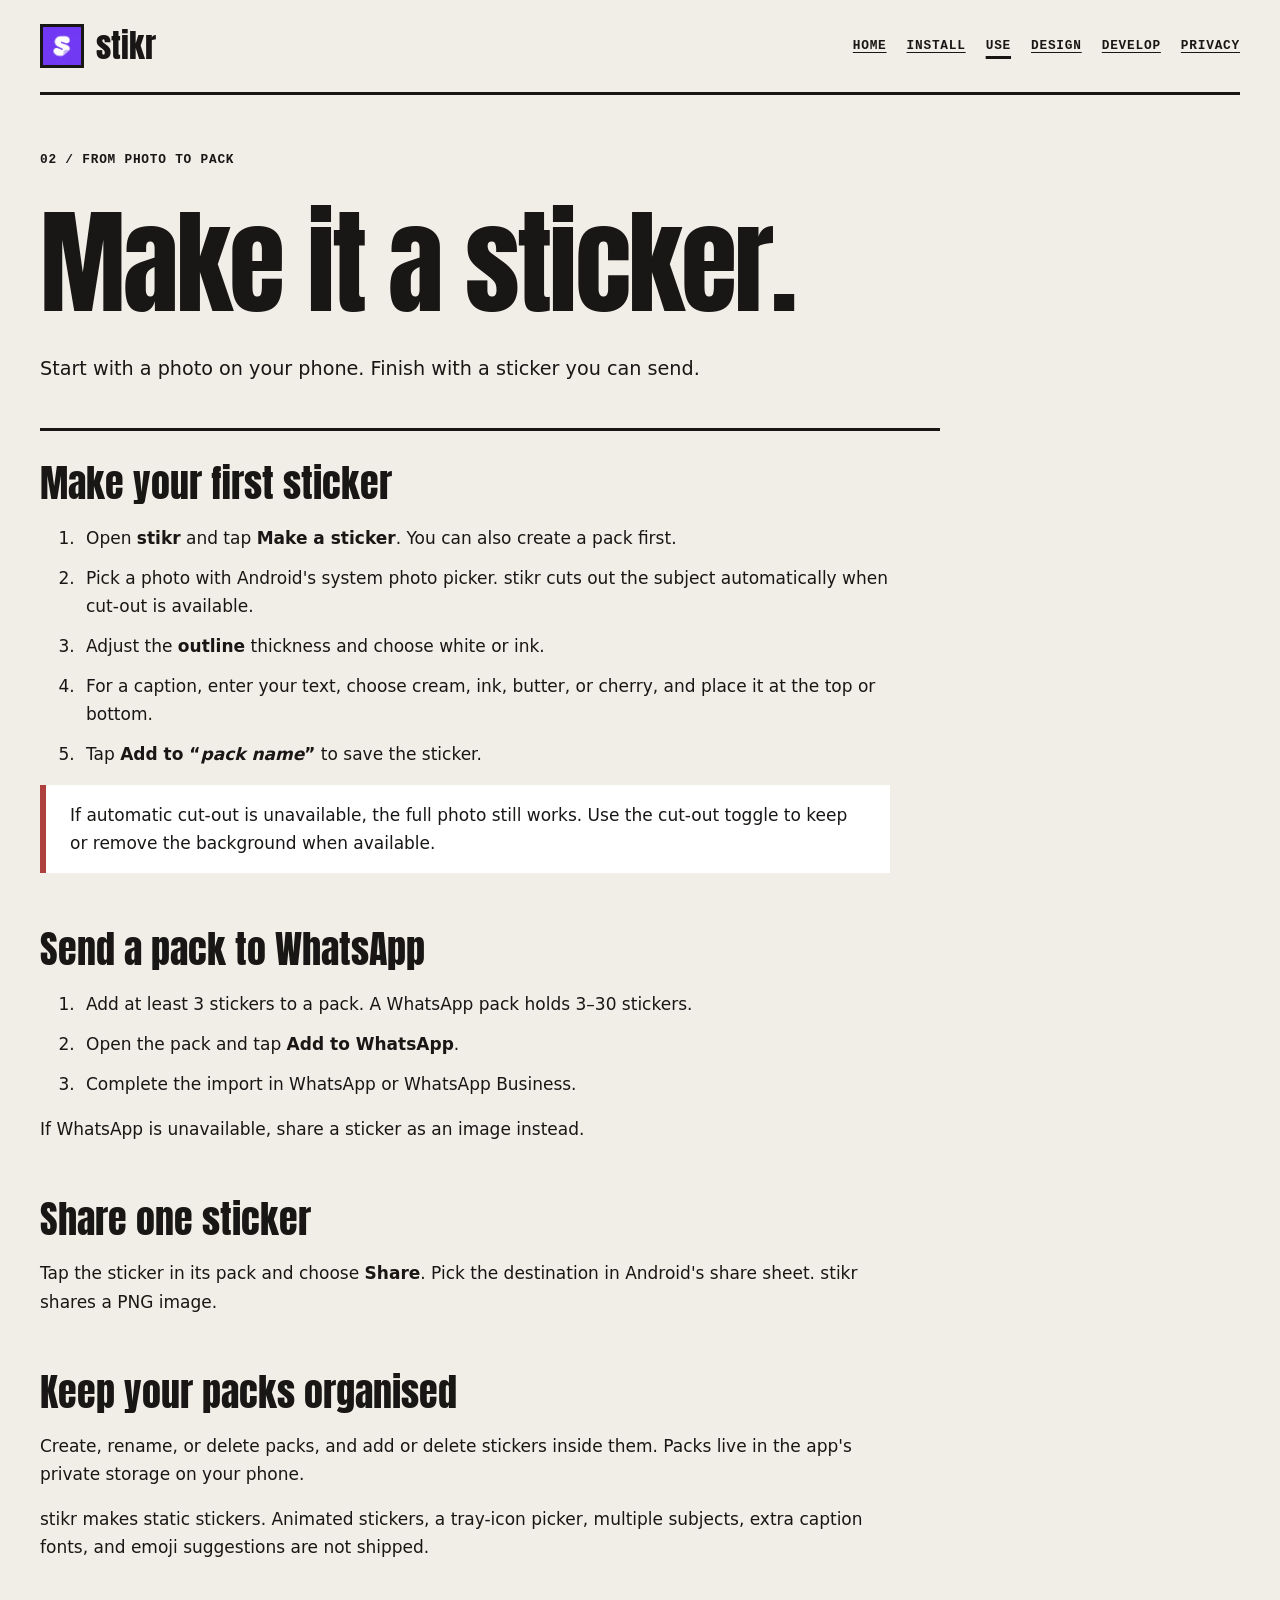
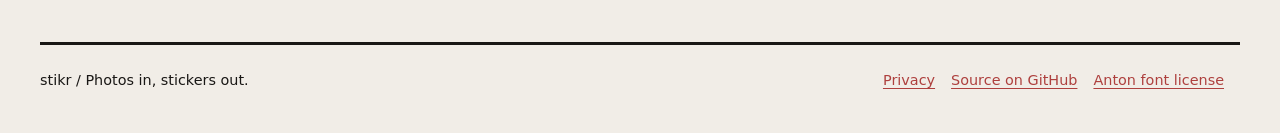
<file: docs/site/use.html>
<!doctype html>
<html lang="en">
<head>
<meta charset="utf-8">
<meta name="viewport" content="width=device-width, initial-scale=1">
<meta name="description" content="Pick a photo, adjust an outline and caption, save a pack, and import your stickers into WhatsApp.">
<meta name="color-scheme" content="light dark">
<title>Make a sticker | stikr</title>
<link rel="icon" href="assets/logo.png" type="image/png">
<link rel="stylesheet" href="style.css">
</head>
<body>
<a class="skip" href="#main">Skip to content</a>
<header><a class="brand" href="index.html"><img src="assets/logo.png" alt="" width="44" height="44">stikr</a><nav aria-label="Main navigation"><a href="index.html">Home</a><a href="install.html">Install</a><a href="use.html" aria-current="page">Use</a><a href="design.html">Design</a><a href="develop.html">Develop</a><a href="privacy.html">Privacy</a></nav></header>
<main id="main" tabindex="-1">
<div class="page-head"><span class="label">02 / From photo to pack</span><h1>Make it a sticker.</h1><p>Start with a photo on your phone. Finish with a sticker you can send.</p></div>
<div class="prose"><section><h2>Make your first sticker</h2><ol><li>Open <strong>stikr</strong> and tap <strong>Make a sticker</strong>. You can also create a pack first.</li><li>Pick a photo with Android's system photo picker. stikr cuts out the subject automatically when cut-out is available.</li><li>Adjust the <strong>outline</strong> thickness and choose white or ink.</li><li>For a caption, enter your text, choose cream, ink, butter, or cherry, and place it at the top or bottom.</li><li>Tap <strong>Add to “<em>pack name</em>”</strong> to save the sticker.</li></ol><p class="notice">If automatic cut-out is unavailable, the full photo still works. Use the cut-out toggle to keep or remove the background when available.</p></section>
<section><h2>Send a pack to WhatsApp</h2><ol><li>Add at least 3 stickers to a pack. A WhatsApp pack holds 3–30 stickers.</li><li>Open the pack and tap <strong>Add to WhatsApp</strong>.</li><li>Complete the import in WhatsApp or WhatsApp Business.</li></ol><p>If WhatsApp is unavailable, share a sticker as an image instead.</p></section>
<section><h2>Share one sticker</h2><p>Tap the sticker in its pack and choose <strong>Share</strong>. Pick the destination in Android's share sheet. stikr shares a PNG image.</p></section>
<section><h2>Keep your packs organised</h2><p>Create, rename, or delete packs, and add or delete stickers inside them. Packs live in the app's private storage on your phone.</p><p>stikr makes static stickers. Animated stickers, a tray-icon picker, multiple subjects, extra caption fonts, and emoji suggestions are not shipped.</p></section></div>
</main>
<footer><p>stikr / Photos in, stickers out.</p><div><a href="privacy.html">Privacy</a><a href="https://github.com/mrduhlol/stikr">Source on GitHub</a><a href="licenses/anton-OFL.txt">Anton font license</a></div></footer>
</body>
</html>
</file>
<file: docs/site/style.css>
@font-face{font-family:Anton;src:url('assets/anton_regular.ttf') format('truetype');font-weight:400;font-style:normal;font-display:swap}
:root{color-scheme:light dark;--paper:#F1EDE7;--ink:#191715;--butter:#F8DFA0;--cyan:#9EDDE6;--green:#9CE4A4;--pink:#F3CDDA;--red:#AE403E;--purple:#723AF4;--bg:var(--paper);--text:var(--ink);--line:var(--ink);--surface:#fff;--link:#AE403E;--focus:#723AF4}
*{box-sizing:border-box}body{margin:0;background:var(--bg);color:var(--text);font:1.0625rem/1.65 system-ui,sans-serif}a{color:var(--link);text-underline-offset:.2em}a:hover{text-decoration-thickness:3px}a:focus-visible,summary:focus-visible{outline:3px solid var(--focus);outline-offset:5px;box-shadow:0 0 0 5px var(--bg)}img{display:block;max-width:100%;height:auto}h1,h2,h3,.brand{font-family:Anton,Impact,sans-serif;font-weight:400;line-height:1.08}h1{font-size:clamp(3.6rem,9vw,7.5rem);letter-spacing:-.025em;margin:.25em 0}h2{font-size:clamp(2rem,4vw,3.4rem);margin:0 0 .5em}h3{font-size:1.7rem;margin:0 0 .5em}p{margin:0 0 1em}header,main,footer{width:min(1200px,calc(100% - 48px));margin:auto}header{display:flex;align-items:center;justify-content:space-between;gap:24px;padding:24px 0;border-bottom:3px solid var(--line)}.brand{display:flex;align-items:center;gap:12px;font-size:2rem;color:var(--text);text-decoration:none}.brand img{width:44px;height:44px;border:3px solid var(--line)}nav{display:flex;flex-wrap:wrap;gap:8px 20px}nav a,.label,.button,th,dt,figcaption,.tag{font:700 .8rem/1.5 ui-monospace,SFMono-Regular,Consolas,monospace;text-transform:uppercase;letter-spacing:.06em}nav a{color:var(--text);padding:7px 0}nav [aria-current]{text-decoration:underline;text-decoration-thickness:3px;text-underline-offset:7px}.skip{position:absolute;top:-100px;left:24px;background:var(--butter);color:var(--ink);padding:12px;z-index:2}.skip:focus{top:8px}main{padding:48px 0 64px}section{margin-top:56px}.hero{display:grid;grid-template-columns:1.5fr 1fr;align-items:center;gap:48px;margin:0}.hero h1 span{color:var(--link)}.hero .intro{max-width:42ch;font-size:1.2rem}.hero-art{padding:24px;background:var(--cyan);border:3px solid var(--line);box-shadow:8px 8px 0 var(--line);transform:rotate(2deg)}.hero-art img{width:100%;border:3px solid var(--ink)}.hero-art .label{display:block;color:var(--ink);margin-top:16px}.actions{display:flex;flex-wrap:wrap;gap:18px;margin:28px 0}.button{display:inline-block;padding:16px 22px;background:var(--butter);color:var(--ink);border:3px solid var(--ink);box-shadow:5px 5px 0 var(--ink);text-decoration:none;transition:transform .1s,box-shadow .1s}.button:hover{transform:translate(2px,2px);box-shadow:3px 3px 0 var(--ink)}.button:active{transform:translate(5px,5px);box-shadow:0 0 0 var(--ink)}.button.secondary{background:var(--cyan)}.tag{display:inline-block;padding:5px 10px;border:3px solid var(--ink);background:var(--pink);color:var(--ink)}.grid{display:grid;grid-template-columns:repeat(2,minmax(0,1fr));gap:24px}.card{border:3px solid var(--line);padding:28px;box-shadow:6px 6px 0 var(--line);background:var(--surface)}.card p:last-child{margin-bottom:0}.butter,.cyan,.green,.pink{color:var(--ink);--link:#923432;--line:var(--ink)}.butter{background:var(--butter)}.cyan{background:var(--cyan)}.green{background:var(--green)}.pink{background:var(--pink)}.section-top{display:flex;justify-content:space-between;align-items:baseline;gap:16px;margin-bottom:24px}.section-top h2{margin:0}figure{margin:24px 0}figure img{border:3px solid var(--line);background:var(--paper)}figcaption{margin-top:12px}.page-head{max-width:900px;border-bottom:3px solid var(--line);padding-bottom:24px;margin-bottom:32px}.page-head p{max-width:60ch;font-size:1.2rem}.prose{max-width:850px}.prose section:first-child{margin-top:0}.prose li{padding-left:6px;margin-bottom:12px}.prose h2{font-size:2.4rem}.prose h3{margin-top:28px}code{font: .9em/1.6 ui-monospace,SFMono-Regular,Consolas,monospace;overflow-wrap:anywhere}pre{padding:24px;border:3px solid var(--line);background:var(--surface);overflow:auto}pre code{white-space:pre;overflow-wrap:normal}table{width:100%;border-collapse:collapse;background:var(--surface);margin:24px 0}th,td{border:3px solid var(--line);padding:12px;text-align:left;vertical-align:top}td{overflow-wrap:anywhere}.table-wrap{overflow:auto}.swatches{display:grid;grid-template-columns:repeat(4,minmax(0,1fr));gap:16px}.swatch{border:3px solid var(--line);background:var(--surface)}.swatch i{display:block;height:100px;border-bottom:3px solid var(--line)}.swatch div{padding:12px}.swatch code{display:block}.swatch .cream{background:#F1EDE7}.swatch .ink{background:#191715}.swatch .butter{background:#F8DFA0}.swatch .cyan{background:#9EDDE6}.swatch .green{background:#9CE4A4}.swatch .pink{background:#F3CDDA}.swatch .red{background:#AE403E}.swatch .purple{background:#723AF4}.notice{border-left:6px solid var(--link);padding:16px 24px;background:var(--surface)}footer{border-top:3px solid var(--line);padding:24px 0 40px;display:flex;justify-content:space-between;flex-wrap:wrap;gap:16px;font-size:.9rem}footer p{margin:0}footer a{margin-right:16px}
@media(prefers-color-scheme:dark){:root{color-scheme:dark;--bg:#191715;--text:#F1EDE7;--line:#F1EDE7;--surface:#272321;--link:#F8DFA0;--focus:#9EDDE6}}
@media(max-width:760px){header,main,footer{width:calc(100% - 32px)}header{align-items:flex-start;flex-direction:column;gap:16px}nav{gap:4px 18px}.hero{grid-template-columns:1fr;gap:32px}.hero-art{max-width:320px;justify-self:center;transform:none}.grid{grid-template-columns:1fr}.swatches{grid-template-columns:repeat(2,minmax(0,1fr))}main{padding-top:32px}.card{padding:22px}.section-top{display:block}section{margin-top:40px}th,td{padding:8px}.button{padding:14px 18px}}
@media(prefers-reduced-motion:reduce){.button{transition:none}}
</file>
